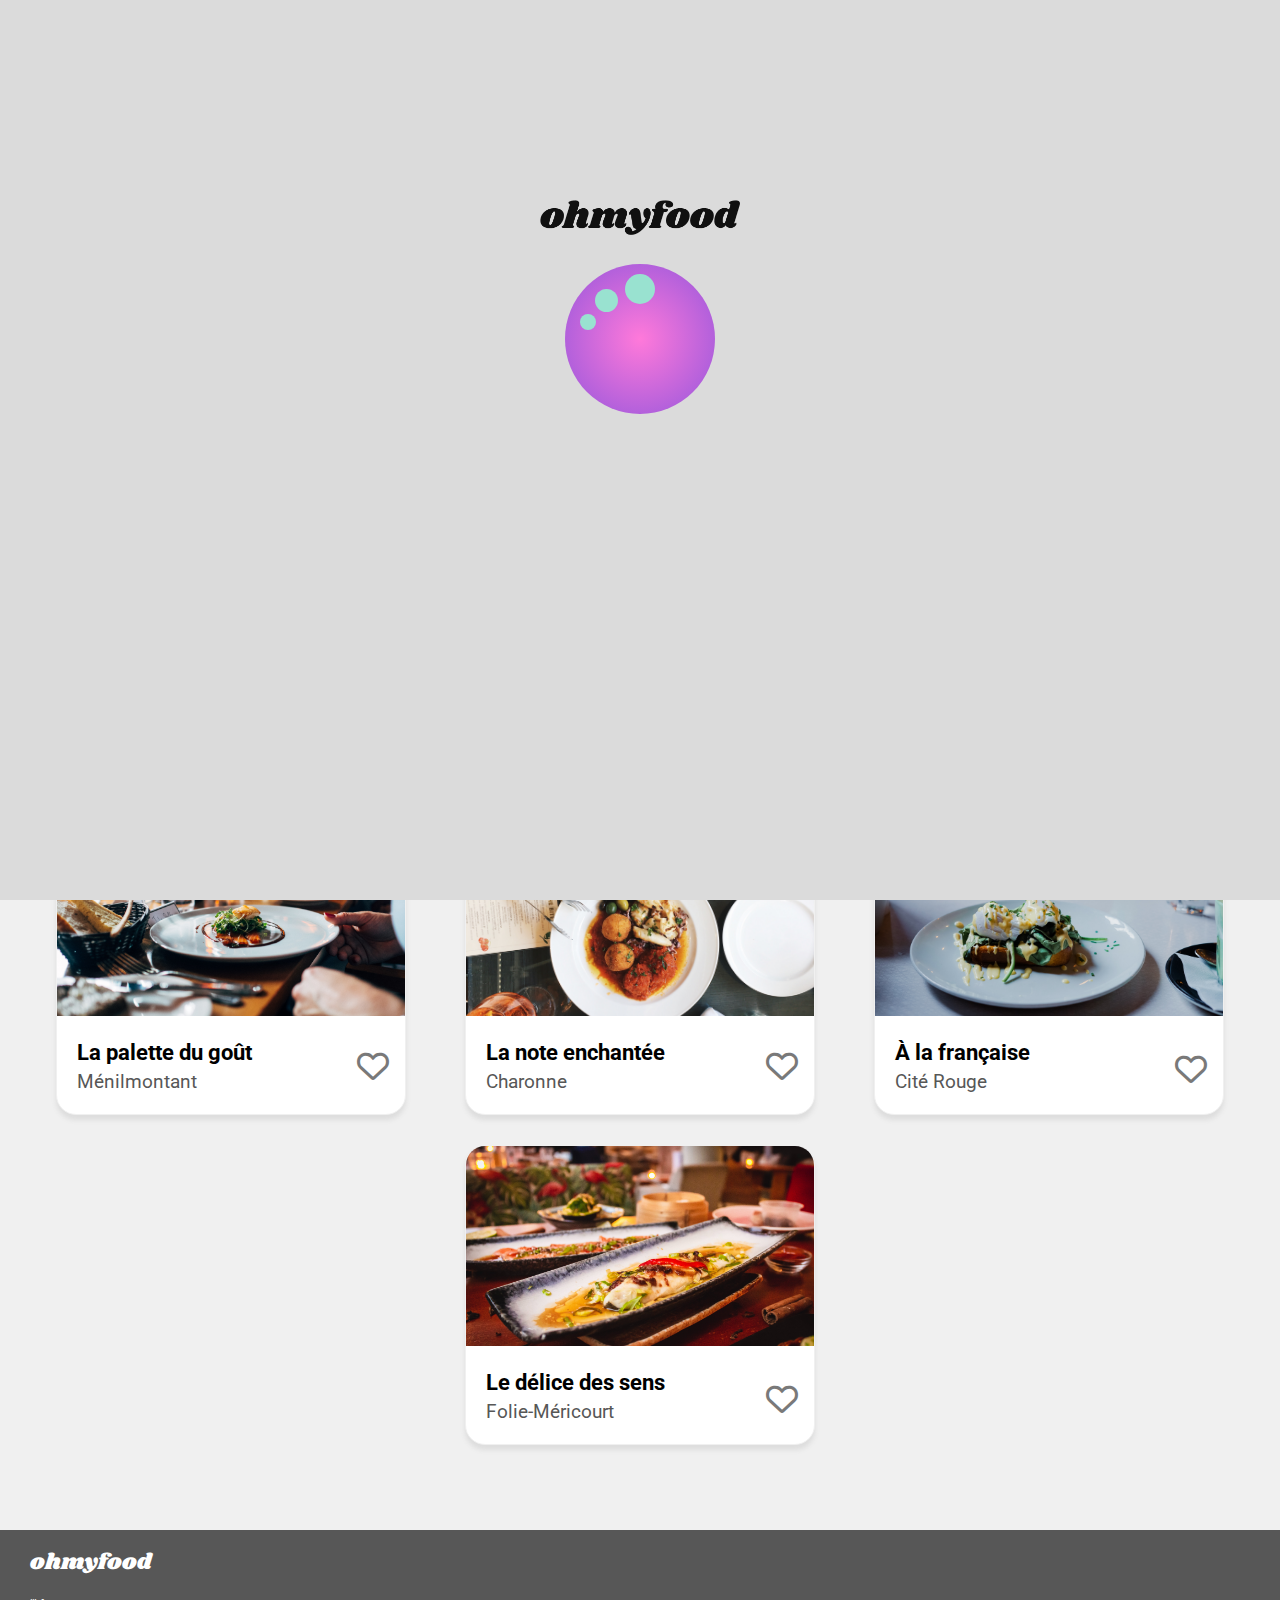
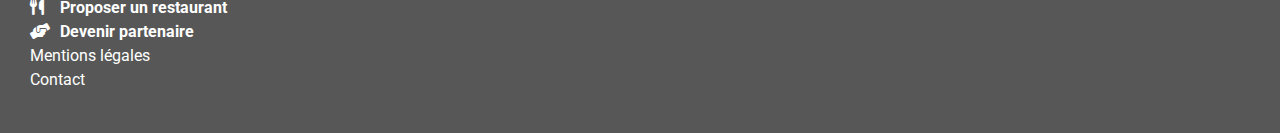
<file: autre ohmyfood/index.html>
<!DOCTYPE html>
<html lang="fr">

<head>
  <meta charset="utf-8" />
  <meta name="description" content="Commandez vos repas avec Ohmyfood !" />
  <meta name="author" content="Christophe Moretto" />
  <meta name="viewport" content="width=device-width, initial-scale=1.0" />
  <link rel="stylesheet" href="https://fonts.googleapis.com/css2?family=Roboto&display=swap">
  <link rel="stylesheet" href="https://fonts.googleapis.com/css2?family=Shrikhand&display=swap">
  <link rel="stylesheet" href="css/normalize.css" />
  <link rel="stylesheet" href="css/styles.css" />
  <title>Ohmyfood</title>
</head>

<body>

  <div class="spinner">
    <div class="loading">
      <div class="loading__logo">
        <img src="assets/logo/ohmyfood.png" alt="logo ohmyfood">
      </div>
      <div class="loading__bg">
        <div class="loading__spinner"></div>
        <div class="loading__spinner__2"></div>
        <div class="loading__spinner__3"></div>
      </div>
    </div>
  </div>

  <!-- ********** HEADER PAGE ACCUEIL ********* -->
  <header>
    <img src="assets/logo/ohmyfood@2x.svg" alt="logo ohmyfood" />
  </header>

  <!-- ******** SECTION GEOLOCALISATION ******* -->
  <main>
    <section class="zone">
      <div class="zone__location">
        <div>
          <i class="fa-solid fa-location-dot fa-lg"></i>
        </div>
        <p>Paris, Belleville</p>
      </div>
      <div class="zone__explore">
        <h1>Réservez le menu qui vous convient</h1>
        <p>Découvrez des restaurants d'exception, séléctionnés par nos soins</p>
        <button>Explorer nos restaurants</button>
      </div>
    </section>

    <!-- ******** SECTION FONCTIONNEMENT ******** -->
    <section class="functioning">
      <h2>Fonctionnement</h2>
      <div class="functioning__bar">
        <div class="functioning__bar__number">
          <p>1</p>
        </div>
        <i class="fa-solid fa-mobile-screen-button fa-lg"></i>
        <p>Choississez un restaurant</p>
      </div>
      <div class="functioning__bar">
        <div class="functioning__bar__number">
          <p>2</p>
        </div>
        <i class="fa-solid fa-list fa-lg"></i>
        <p>Composez votre menu</p>
      </div>
      <div class="functioning__bar">
        <div class="functioning__bar__number">
          <p>3</p>
        </div>
        <i class="fa-solid fa-store fa-lg"></i>
        <p>Dégustez au restaurant</p>
      </div>
    </section>

    <!-- **** SECTION LISTES DES RESTAURANTS **** -->
    <section class="restaurants">
      <h2>Restaurants</h2>
      <div class="restaurants__card">
        <a href="page_1.html">
          <img src="assets/restaurants/jay-wennington-N_Y88TWmGwA-unsplash.jpg" alt="nourriture" />
          <div class="restaurants__card__content">
            <div class="restaurants__card__content__height">
              <h3>La palette du goût</h3>
              <p>Ménilmontant</p>
              <p class="restaurants__new">Nouveau</p>
            </div>
          </div>
        </a>
        <i class="fa-regular fa-heart"></i>
      </div>
      <div class="restaurants__card">
        <a href="page_2.html">
          <img src="assets/restaurants/stil-u2Lp8tXIcjw-unsplash.jpg" alt="nourriture" />
          <div class="restaurants__card__content">
            <div class="restaurants__card__content__height">
              <h3>La note enchantée</h3>
              <p>Charonne</p>
              <p class="restaurants__new">Nouveau</p>
            </div>
          </div>
        </a>
        <i class="fa-regular fa-heart"></i>
      </div>
      <div class="restaurants__card">
        <a href="page_3.html">
          <img src="assets/restaurants/toa-heftiba-DQKerTsQwi0-unsplash.jpg" alt="nourriture" />
          <div class="restaurants__card__content">
            <div>
              <h3>À la française</h3>
              <p>Cité Rouge</p>
            </div>
          </div>
        </a>
        <i class="fa-regular fa-heart"></i>
      </div>
      <div class="restaurants__card">
        <a href="page_4.html">
          <img src="assets/restaurants/louis-hansel-shotsoflouis-qNBGVyOCY8Q-unsplash.jpg" alt="nourriture" />
          <div class="restaurants__card__content">
            <div>
              <h3>Le délice des sens</h3>
              <p>Folie-Méricourt</p>
            </div>
          </div>
        </a>
        <i class="fa-regular fa-heart"></i>
      </div>
    </section>
  </main>

  <!-- **************** FOOTER **************** -->
  <footer class="footer">
    <h4>ohmyfood</h4>
    <ul>
      <li><a href="#"><i class="fa-solid fa-utensils"></i>Proposer un restaurant</a></li>
      <li><a href="#"><i class="fa-solid fa-handshake-angle"></i>Devenir partenaire</a></li>
      <li><a href="#">Mentions légales</a></li>
      <li><a href="mailto:ohmyfood@placeholder.com">Contact</a></li>
    </ul>
  </footer>

</body>

</html>
</file>
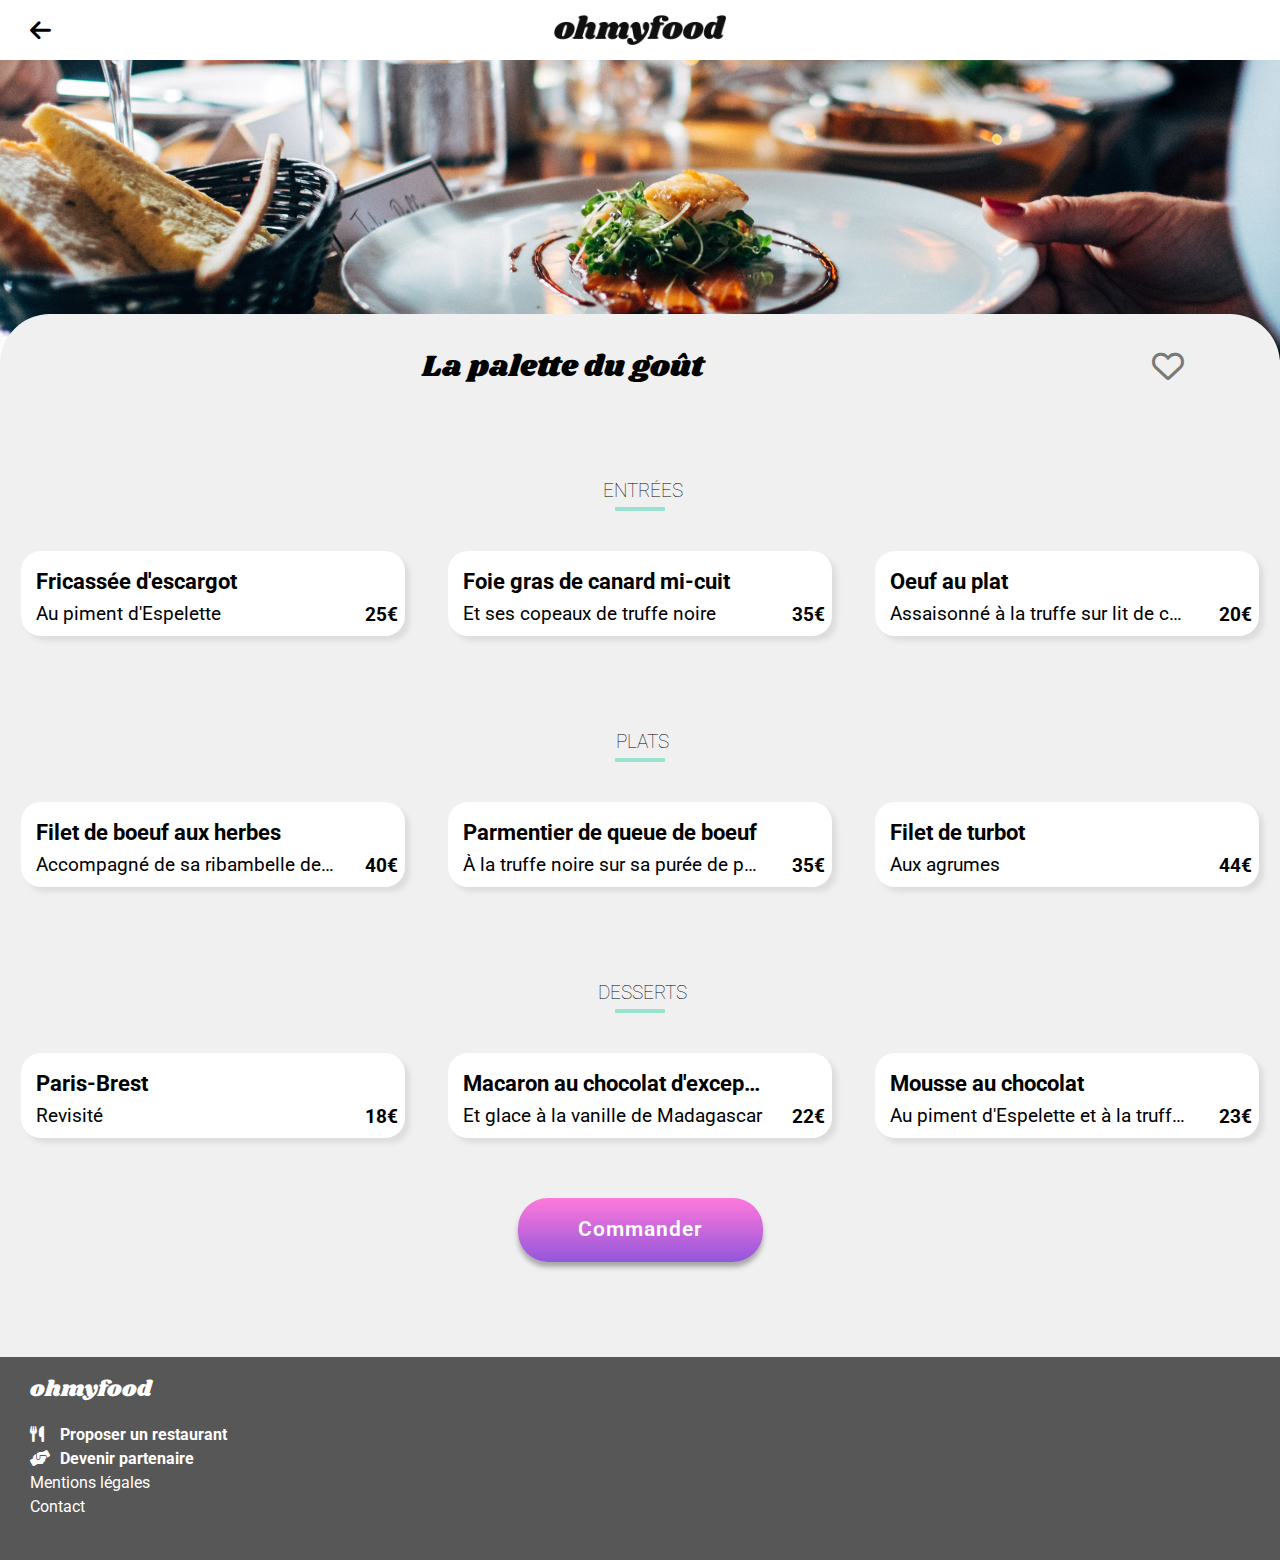
<file: autre ohmyfood/page_1.html>
<!DOCTYPE html>
<html lang="fr">
    <head>
        <meta charset="utf-8"/>
        <meta name="description" content="Commandez vos repas avec Ohmyfood !"/>
        <meta name="author" content="Christophe Moretto"/>
        <meta name="viewport" content="width=device-width, initial-scale=1.0"/>
        
        <!-- <link rel="icon" type="image/png" href=""/> -->
        <link rel="stylesheet" href="https://fonts.googleapis.com/css2?family=Roboto&display=swap">
        <link rel="stylesheet" href="https://fonts.googleapis.com/css2?family=Shrikhand&display=swap">
        <link rel="stylesheet" href="css/normalize.css"/>
        <link rel="stylesheet" href="css/styles.css"/>
        <title>Ohmyfood : La palette du goût</title>
    </head>
    
    <body>
        
        <!-- ************* HEADER PAGE ************** -->
        <header>
            <a href="index.html"><i class="fa-solid fa-arrow-left fa-lg"></i></a>
            <img src="assets/logo/ohmyfood.png" alt="logo ohmyfood"/>
        </header>

        <!-- ************* MENU SECTION ************* -->
        <main class="menu">
            <div>
                <img  class ="menu__img" src="assets/restaurants/jay-wennington-N_Y88TWmGwA-unsplash.jpg" alt="nourriture"/>
            </div>    
            <div class="menu__container">
                <section class="menu__title">
                    <h1>La palette du goût</h1>
                    <i class="fa-regular fa-heart fa-lg"></i>
                </section>
                <section class="menu__list">
                    <h2>entrées</h2>
                    <hr>
                    <div class="menu__list__container">
                        <div class="menu__list__card">
                            <div class="menu__list__card__content">
                                <h3>Fricassée d'escargot</h3>
                                <p>Au piment d'Espelette</p>
                            </div>
                            <p class="menu__list__card__number">25€</p>
                            <div class="validation"><i class="fa-solid fa-circle-check"></i></div>
                        </div>
                        <div class="menu__list__card">
                            <div class="menu__list__card__content">
                                <h3>Foie gras de canard mi-cuit</h3>
                                <p>Et ses copeaux de truffe noire</p>
                            </div>
                            <p class="menu__list__card__number">35€</p>
                            <div class="validation"><i class="fa-solid fa-circle-check"></i></div>
                        </div>
                        <div class="menu__list__card">
                            <div class="menu__list__card__content">
                                <h3>Oeuf au plat</h3>
                                <p>Assaisonné à la truffe sur lit de caviar</p>
                            </div>
                            <p class="menu__list__card__number">20€</p>
                            <div class="validation"><i class="fa-solid fa-circle-check"></i></div>
                        </div>
                    </div>  
                </section>

                <section class="menu__list">
                    <h2>plats</h2>
                    <hr>
                    <div class="menu__list__container">
                        <div class="menu__list__card">
                            <div class="menu__list__card__content">
                                <h3>Filet de boeuf aux herbes</h3>
                                <p>Accompagné de sa ribambelle de légumes</p>
                            </div>
                            <p class="menu__list__card__number">40€</p>
                            <div class="validation"><i class="fa-solid fa-circle-check"></i></div>
                        </div>
                        <div class="menu__list__card">
                            <div class="menu__list__card__content">
                                <h3>Parmentier de queue de boeuf</h3>
                                <p>À la truffe noire sur sa purée de panais</p>
                            </div>
                            <p class="menu__list__card__number">35€</p>
                            <div class="validation"><i class="fa-solid fa-circle-check"></i></div>
                        </div>
                        <div class="menu__list__card">
                            <div class="menu__list__card__content">
                                <h3>Filet de turbot</h3>
                                <p>Aux agrumes</p>
                            </div>
                            <p class="menu__list__card__number">44€</p>
                            <div class="validation"><i class="fa-solid fa-circle-check"></i></div>
                        </div>
                    </div>
                </section>

                <section class="menu__list">
                    <h2>desserts</h2>
                    <hr>
                    <div class="menu__list__container">
                        <div class="menu__list__card">
                            <div class="menu__list__card__content">
                                <h3>Paris-Brest</h3>
                                <p>Revisité</p>
                            </div>
                            <p class="menu__list__card__number">18€</p>
                            <div class="validation"><i class="fa-solid fa-circle-check"></i></div>
                        </div>
                        <div class="menu__list__card">
                            <div class="menu__list__card__content">
                                <h3>Macaron au chocolat d'exception</h3>
                                <p>Et glace à la vanille de Madagascar</p>
                            </div>
                            <p class="menu__list__card__number">22€</p>
                            <div class="validation"><i class="fa-solid fa-circle-check"></i></div>
                        </div>
                        <div class="menu__list__card">
                            <div class="menu__list__card__content">
                                <h3>Mousse au chocolat</h3>
                                <p>Au piment d'Espelette et à la truffe noire</p>
                            </div>
                            <p class="menu__list__card__number">23€</p>
                            <div class="validation"><i class="fa-solid fa-circle-check"></i></div>
                        </div>
                    </div>
                </section>
            </div>    
            <div class="menu__button">
                <button class="menu__button__size">Commander</button>
            </div>

        </main>

        <!-- **************** FOOTER ****************  -->
        <footer class="footer">
            <h4>ohmyfood</h4>
            <ul>
                <li><a href="#"><i class="fa-solid fa-utensils"></i>Proposer un restaurant</a></li>
                <li><a href="#"><i class="fa-solid fa-handshake-angle"></i>Devenir partenaire</a></li>
                <li><a href="#">Mentions légales</a></li>
                <li><a href="mailto:ohmyfood@placeholder.com">Contact</a></li>
            </ul>
        </footer>

    </body>
</html>
</file>
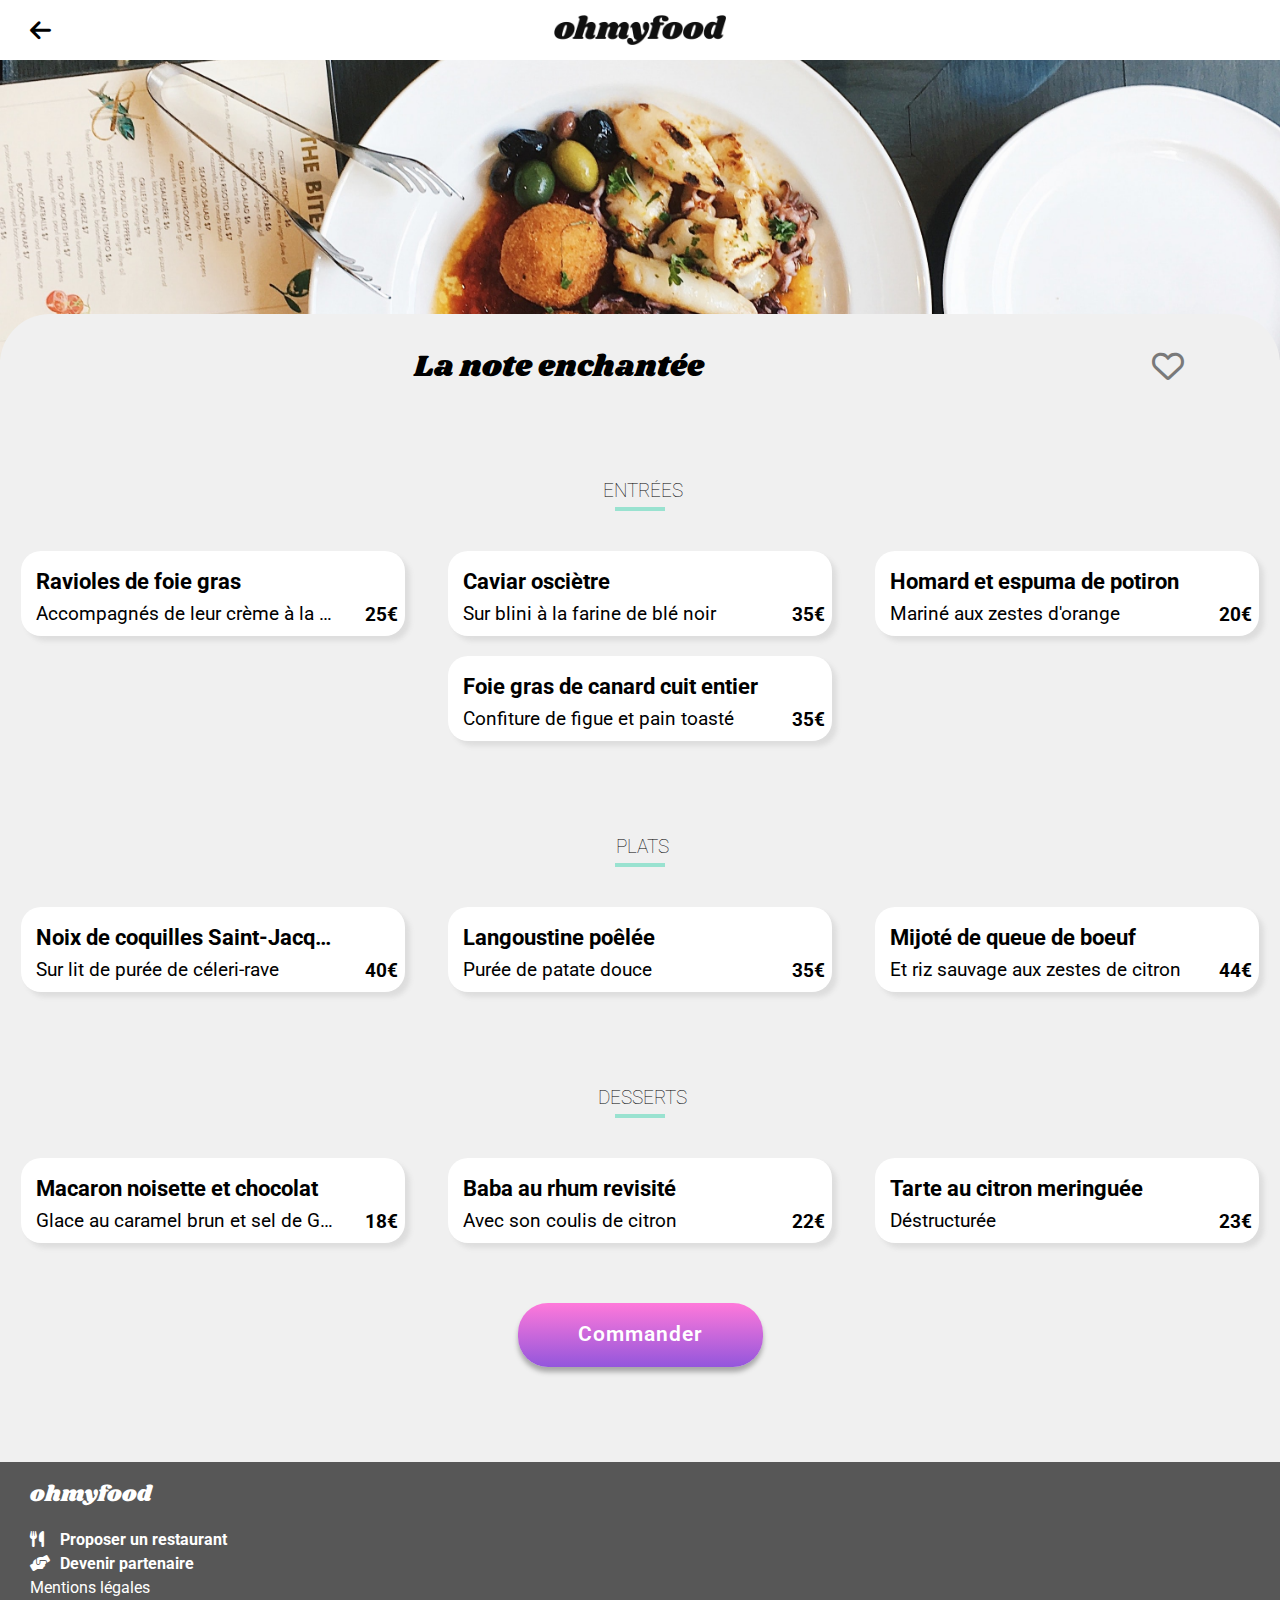
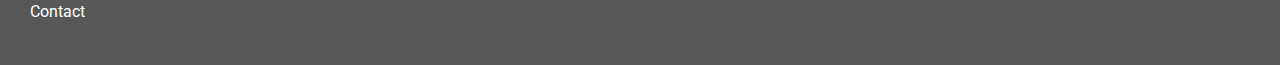
<file: autre ohmyfood/page_2.html>
<!DOCTYPE html>
<html lang="fr">
    <head>
        <meta charset="utf-8"/>
        <meta name="description" content="Commandez vos repas avec Ohmyfood !"/>
        <meta name="author" content="Christophe Moretto"/>
        <meta name="viewport" content="width=device-width, initial-scale=1.0"/>
        
        <!-- <link rel="icon" type="image/png" href=""/> -->
        <link rel="stylesheet" href="https://fonts.googleapis.com/css2?family=Roboto&display=swap">
        <link rel="stylesheet" href="https://fonts.googleapis.com/css2?family=Shrikhand&display=swap">
        <link rel="stylesheet" href="css/normalize.css"/>
        <link rel="stylesheet" href="css/styles.css"/>
        <title>Ohmyfood : La note enchantée</title>
    </head>
    
    <body>
        
        <!-- ************* HEADER PAGE ************** -->
        <header>
            <a href="index.html"><i class="fa-solid fa-arrow-left fa-lg"></i></a>
            <img src="assets/logo/ohmyfood.png" alt="logo ohmyfood"/>
        </header>

        <!-- ************* MENU SECTION ************* -->
        <main class="menu">
            <div>
                <img  class ="menu__img" src="assets/restaurants/stil-u2Lp8tXIcjw-unsplash.jpg" alt="nourriture"/>
            </div>    
            <div class="menu__container">
                <section class="menu__title">
                    <h1>La note enchantée</h1>
                    <i class="fa-regular fa-heart fa-lg"></i>
                </section>
                <section class="menu__list">
                    <h2>entrées</h2>
                    <hr>
                    <div class="menu__list__container">
                        <div class="menu__list__card">
                            <div class="menu__list__card__content">
                                <h3>Ravioles de foie gras</h3>
                                <p>Accompagnés de leur crème à la truffe</p>
                            </div>
                            <p class="menu__list__card__number">25€</p>
                            <div class="validation"><i class="fa-solid fa-circle-check"></i></div>
                        </div>
                        <div class="menu__list__card">
                            <div class="menu__list__card__content">
                                <h3>Caviar osciètre</h3>
                                <p>Sur blini à la farine de blé noir</p>
                            </div>
                            <p class="menu__list__card__number">35€</p>
                            <div class="validation"><i class="fa-solid fa-circle-check"></i></div>
                        </div>
                        <div class="menu__list__card">
                            <div class="menu__list__card__content">
                                <h3>Homard et espuma de potiron</h3>
                                <p>Mariné aux zestes d'orange</p>
                            </div>
                            <p class="menu__list__card__number">20€</p>
                            <div class="validation"><i class="fa-solid fa-circle-check"></i></div>
                        </div>
                        <div class="menu__list__card">
                            <div class="menu__list__card__content">
                                <h3>Foie gras de canard cuit entier</h3>
                                <p>Confiture de figue et pain toasté</p>
                            </div>
                            <p class="menu__list__card__number">35€</p>
                            <div class="validation"><i class="fa-solid fa-circle-check"></i></div>
                        </div>
                    </div>  
                </section>

                <section class="menu__list">
                    <h2>plats</h2>
                    <hr>
                    <div class="menu__list__container">
                        <div class="menu__list__card">
                            <div class="menu__list__card__content">
                                <h3>Noix de coquilles Saint-Jacques</h3>
                                <p>Sur lit de purée de céleri-rave</p>
                            </div>
                            <p class="menu__list__card__number">40€</p>
                            <div class="validation"><i class="fa-solid fa-circle-check"></i></div>
                        </div>
                        <div class="menu__list__card">
                            <div class="menu__list__card__content">
                                <h3>Langoustine poêlée</h3>
                                <p>Purée de patate douce</p>
                            </div>
                            <p class="menu__list__card__number">35€</p>
                            <div class="validation"><i class="fa-solid fa-circle-check"></i></div>
                        </div>
                        <div class="menu__list__card">
                            <div class="menu__list__card__content">
                                <h3>Mijoté de queue de boeuf</h3>
                                <p>Et riz sauvage aux zestes de citron</p>
                            </div>
                            <p class="menu__list__card__number">44€</p>
                            <div class="validation"><i class="fa-solid fa-circle-check"></i></div>
                        </div>
                    </div>
                </section>

                <section class="menu__list">
                    <h2>desserts</h2>
                    <hr>
                    <div class="menu__list__container">
                        <div class="menu__list__card">
                            <div class="menu__list__card__content">
                                <h3>Macaron noisette et chocolat</h3>
                                <p>Glace au caramel brun et sel de Guérande</p>
                            </div>
                            <p class="menu__list__card__number">18€</p>
                            <div class="validation"><i class="fa-solid fa-circle-check"></i></div>
                        </div>
                        <div class="menu__list__card">
                            <div class="menu__list__card__content">
                                <h3>Baba au rhum revisité</h3>
                                <p>Avec son coulis de citron</p>
                            </div>
                            <p class="menu__list__card__number">22€</p>
                            <div class="validation"><i class="fa-solid fa-circle-check"></i></div>
                        </div>
                        <div class="menu__list__card">
                            <div class="menu__list__card__content">
                                <h3>Tarte au citron meringuée</h3>
                                <p>Déstructurée</p>
                            </div>
                            <p class="menu__list__card__number">23€</p>
                            <div class="validation"><i class="fa-solid fa-circle-check"></i></div>
                        </div>
                    </div>
                </section>
            </div>    
            <div class="menu__button">
                <button class="menu__button__size">Commander</button>
            </div>

        </main>

        <!-- **************** FOOTER ****************  -->
        <footer class="footer">
            <h4>ohmyfood</h4>
            <ul>
                <li><a href="#"><i class="fa-solid fa-utensils"></i>Proposer un restaurant</a></li>
                <li><a href="#"><i class="fa-solid fa-handshake-angle"></i>Devenir partenaire</a></li>
                <li><a href="#">Mentions légales</a></li>
                <li><a href="mailto:ohmyfood@placeholder.com">Contact</a></li>
            </ul>
        </footer>

    </body>
</html>
</file>
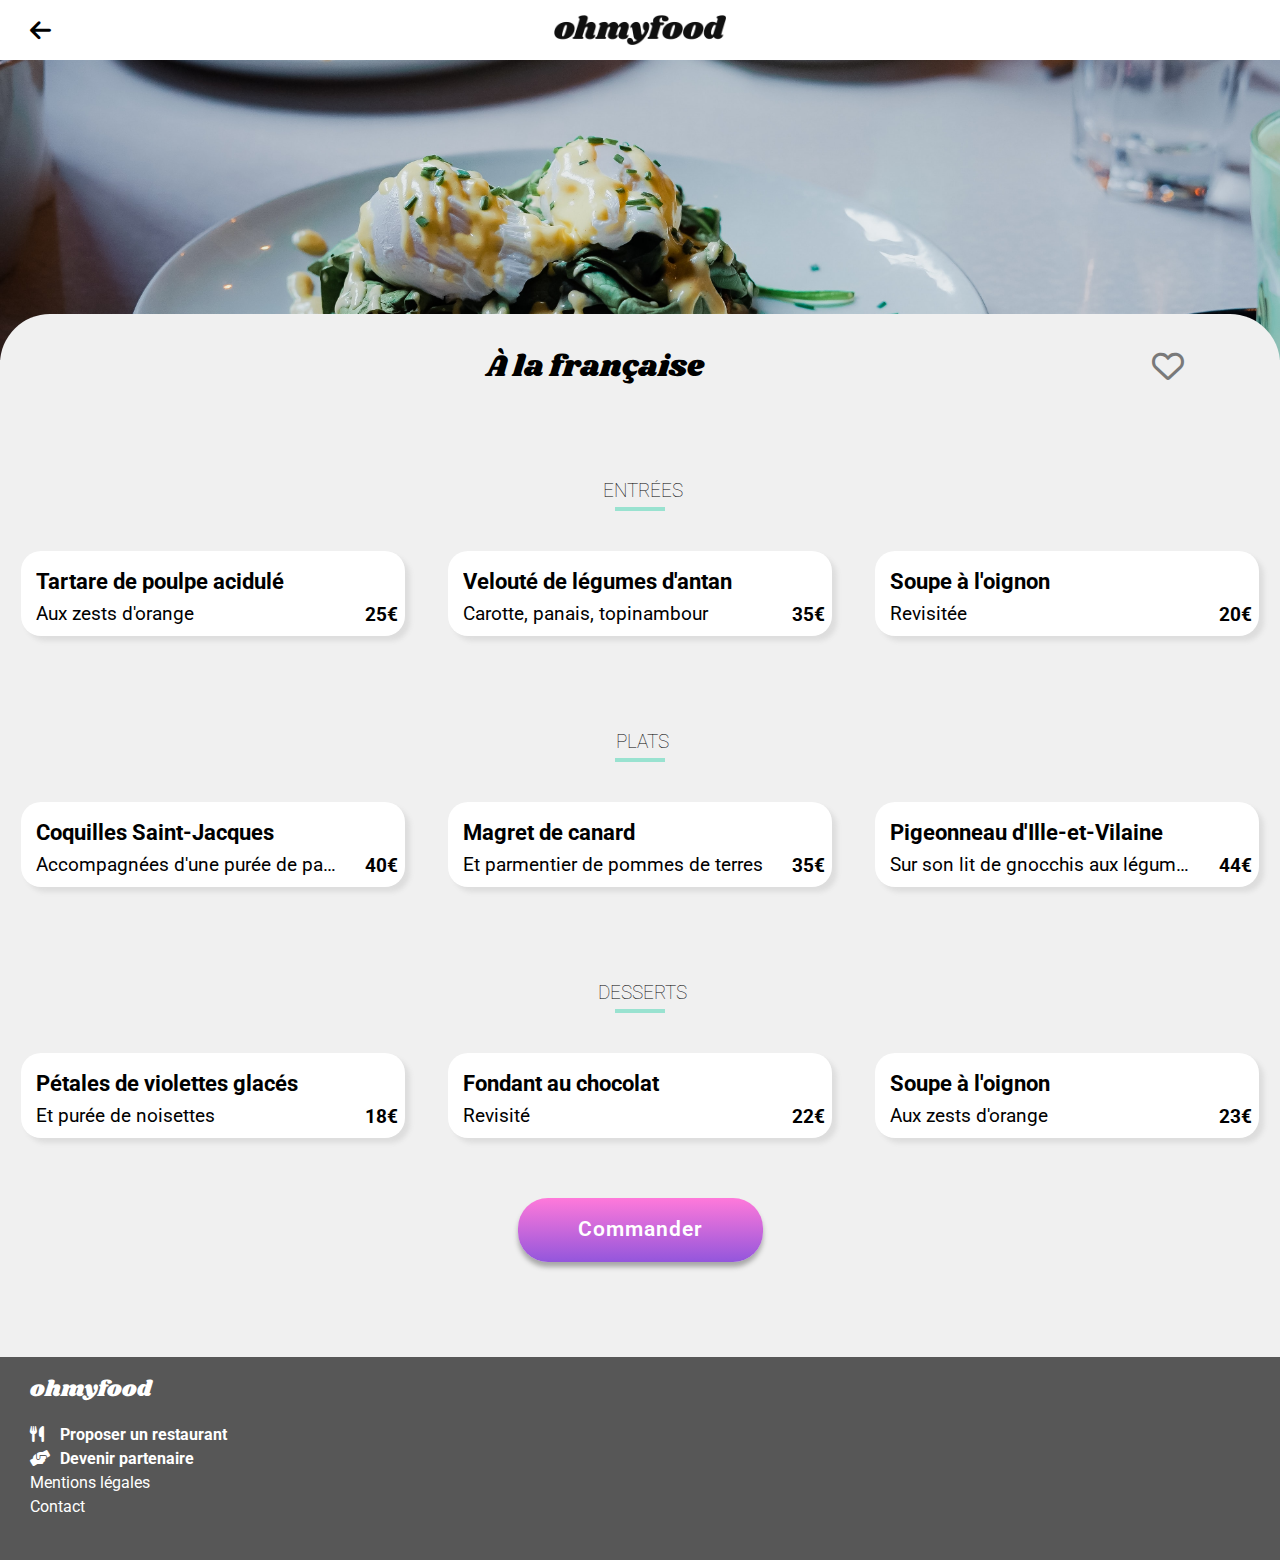
<file: autre ohmyfood/page_3.html>
<!DOCTYPE html>
<html lang="fr">
    <head>
        <meta charset="utf-8"/>
        <meta name="description" content="Commandez vos repas avec Ohmyfood !"/>
        <meta name="author" content="Christophe Moretto"/>
        <meta name="viewport" content="width=device-width, initial-scale=1.0"/>
        
        <!-- <link rel="icon" type="image/png" href=""/> -->
        <link rel="stylesheet" href="https://fonts.googleapis.com/css2?family=Roboto&display=swap">
        <link rel="stylesheet" href="https://fonts.googleapis.com/css2?family=Shrikhand&display=swap">
        <link rel="stylesheet" href="css/normalize.css"/>
        <link rel="stylesheet" href="css/styles.css"/>
        <title>Ohmyfood : À la française</title>
    </head>
    
    <body>
        
        <!-- ************* HEADER PAGE ************** -->
        <header>
            <a href="index.html"><i class="fa-solid fa-arrow-left fa-lg"></i></a>
            <img src="assets/logo/ohmyfood.png" alt="logo ohmyfood"/>
        </header>

        <!-- ************* MENU SECTION ************* -->
        <main class="menu">
            <div>
                <img  class ="menu__img" src="assets/restaurants/toa-heftiba-DQKerTsQwi0-unsplash.jpg" alt="nourriture"/>
            </div>    
            <div class="menu__container">
                <section class="menu__title">
                    <h1>À la française</h1>
                    <i class="fa-regular fa-heart fa-lg"></i>
                </section>
                <section class="menu__list">
                    <h2>entrées</h2>
                    <hr>
                    <div class="menu__list__container">
                        <div class="menu__list__card">
                            <div class="menu__list__card__content">
                                <h3>Tartare de poulpe acidulé</h3>
                                <p>Aux zests d'orange</p>
                            </div>
                            <p class="menu__list__card__number">25€</p>
                            <div class="validation"><i class="fa-solid fa-circle-check"></i></div>
                        </div>
                        <div class="menu__list__card">
                            <div class="menu__list__card__content">
                                <h3>Velouté de légumes d'antan</h3>
                                <p>Carotte, panais, topinambour</p>
                            </div>
                            <p class="menu__list__card__number">35€</p>
                            <div class="validation"><i class="fa-solid fa-circle-check"></i></div>
                        </div>
                        <div class="menu__list__card">
                            <div class="menu__list__card__content">
                                <h3>Soupe à l'oignon</h3>
                                <p>Revisitée</p>
                            </div>
                            <p class="menu__list__card__number">20€</p>
                            <div class="validation"><i class="fa-solid fa-circle-check"></i></div>
                        </div>
                    </div>  
                </section>

                <section class="menu__list">
                    <h2>plats</h2>
                    <hr>
                    <div class="menu__list__container">
                        <div class="menu__list__card">
                            <div class="menu__list__card__content">
                                <h3>Coquilles Saint-Jacques</h3>
                                <p>Accompagnées d'une purée de panais</p>
                                <div class="validation"><i class="fa-solid fa-circle-check"></i></div>
                            </div>
                            <p class="menu__list__card__number">40€</p>
                            <div class="validation"><i class="fa-solid fa-circle-check"></i></div>
                        </div>
                        <div class="menu__list__card">
                            <div class="menu__list__card__content">
                                <h3>Magret de canard</h3>
                                <p>Et parmentier de pommes de terres</p>
                            </div>
                            <p class="menu__list__card__number">35€</p>
                            <div class="validation"><i class="fa-solid fa-circle-check"></i></div>
                        </div>
                        <div class="menu__list__card">
                            <div class="menu__list__card__content">
                                <h3>Pigeonneau d'Ille-et-Vilaine</h3>
                                <p>Sur son lit de gnocchis aux légumes</p>
                            </div>
                            <p class="menu__list__card__number">44€</p>
                            <div class="validation"><i class="fa-solid fa-circle-check"></i></div>
                        </div>
                    </div>
                </section>

                <section class="menu__list">
                    <h2>desserts</h2>
                    <hr>
                    <div class="menu__list__container">
                        <div class="menu__list__card">
                            <div class="menu__list__card__content">
                                <h3>Pétales de violettes glacés</h3>
                                <p>Et purée de noisettes</p>
                            </div>
                            <p class="menu__list__card__number">18€</p>
                            <div class="validation"><i class="fa-solid fa-circle-check"></i></div>
                        </div>
                        <div class="menu__list__card">
                            <div class="menu__list__card__content">
                                <h3>Fondant au chocolat</h3>
                                <p>Revisité</p>
                            </div>
                            <p class="menu__list__card__number">22€</p>
                            <div class="validation"><i class="fa-solid fa-circle-check"></i></div>
                        </div>
                        <div class="menu__list__card">
                            <div class="menu__list__card__content">
                                <h3>Soupe à l'oignon</h3>
                                <p>Aux zests d'orange</p>
                            </div>
                            <p class="menu__list__card__number">23€</p>
                            <div class="validation"><i class="fa-solid fa-circle-check"></i></div>
                        </div>
                    </div>
                </section>
            </div>    
            <div class="menu__button">
                <button class="menu__button__size">Commander</button>
            </div>

        </main>

        <!-- **************** FOOTER ****************  -->
        <footer class="footer">
            <h4>ohmyfood</h4>
            <ul>
                <li><a href="#"><i class="fa-solid fa-utensils"></i>Proposer un restaurant</a></li>
                <li><a href="#"><i class="fa-solid fa-handshake-angle"></i>Devenir partenaire</a></li>
                <li><a href="#">Mentions légales</a></li>
                <li><a href="mailto:ohmyfood@placeholder.com">Contact</a></li>
            </ul>
        </footer>

    </body>
</html>
</file>
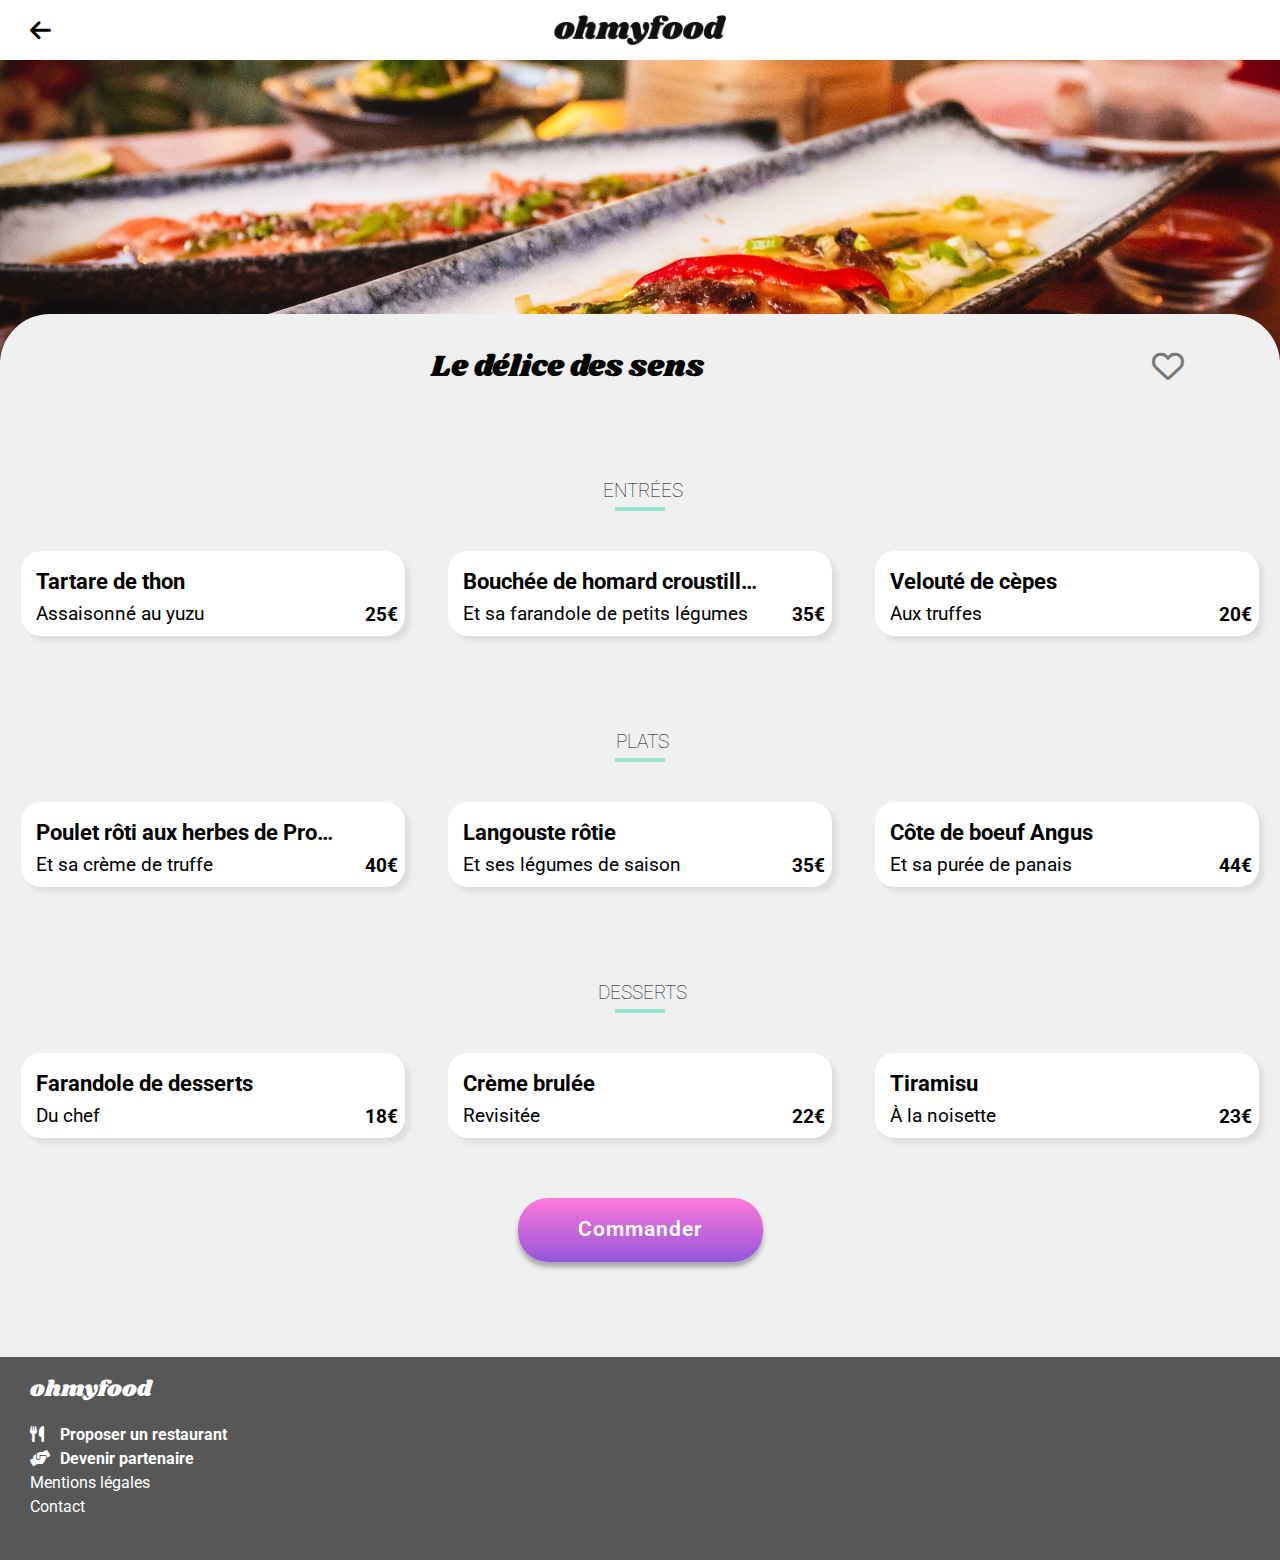
<file: autre ohmyfood/page_4.html>
<!DOCTYPE html>
<html lang="fr">
    <head>
        <meta charset="utf-8"/>
        <meta name="description" content="Commandez vos repas avec Ohmyfood !"/>
        <meta name="author" content="Christophe Moretto"/>
        <meta name="viewport" content="width=device-width, initial-scale=1.0"/>
        
        <!-- <link rel="icon" type="image/png" href=""/> -->
        <link rel="stylesheet" href="https://fonts.googleapis.com/css2?family=Roboto&display=swap">
        <link rel="stylesheet" href="https://fonts.googleapis.com/css2?family=Shrikhand&display=swap">
        <link rel="stylesheet" href="css/normalize.css"/>
        <link rel="stylesheet" href="css/styles.css"/>
        <title>Ohmyfood : Le délice des sens</title>
    </head>
    
    <body>
        
        <!-- ************* HEADER PAGE ************** -->
        <header>
            <a href="index.html"><i class="fa-solid fa-arrow-left fa-lg"></i></a>
            <img src="assets/logo/ohmyfood.png" alt="logo ohmyfood"/>
        </header>

        <!-- ************* MENU SECTION ************* -->
        <main class="menu">
            <div>
                <img  class ="menu__img" src="assets/restaurants/louis-hansel-shotsoflouis-qNBGVyOCY8Q-unsplash.jpg" alt="nourriture"/>
            </div>    
            <div class="menu__container">
                <section class="menu__title">
                    <h1>Le délice des sens</h1>
                    <i class="fa-regular fa-heart fa-lg"></i>
                </section>
                <section class="menu__list">
                    <h2>entrées</h2>
                    <hr>
                    <div class="menu__list__container">
                        <div class="menu__list__card">
                            <div class="menu__list__card__content">
                                <h3>Tartare de thon</h3>
                                <p>Assaisonné au yuzu</p>
                            </div>
                            <p class="menu__list__card__number">25€</p>
                            <div class="validation"><i class="fa-solid fa-circle-check"></i></div>
                        </div>
                        <div class="menu__list__card">
                            <div class="menu__list__card__content">
                                <h3>Bouchée de homard croustillant</h3>
                                <p>Et sa farandole de petits légumes</p>
                            </div>
                            <p class="menu__list__card__number">35€</p>
                            <div class="validation"><i class="fa-solid fa-circle-check"></i></div>
                        </div>
                        <div class="menu__list__card">
                            <div class="menu__list__card__content">
                                <h3>Velouté de cèpes</h3>
                                <p>Aux truffes</p>
                            </div>
                            <p class="menu__list__card__number">20€</p>
                            <div class="validation"><i class="fa-solid fa-circle-check"></i></div>
                        </div>
                    </div>  
                </section>

                <section class="menu__list">
                    <h2>plats</h2>
                    <hr>
                    <div class="menu__list__container">
                        <div class="menu__list__card">
                            <div class="menu__list__card__content">
                                <h3>Poulet rôti aux herbes de Provence</h3>
                                <p>Et sa crème de truffe</p>
                            </div>
                            <p class="menu__list__card__number">40€</p>
                            <div class="validation"><i class="fa-solid fa-circle-check"></i></div>
                        </div>
                        <div class="menu__list__card">
                            <div class="menu__list__card__content">
                                <h3>Langouste rôtie</h3>
                                <p>Et ses légumes de saison</p>
                            </div>
                            <p class="menu__list__card__number">35€</p>
                            <div class="validation"><i class="fa-solid fa-circle-check"></i></div>
                        </div>
                        <div class="menu__list__card">
                            <div class="menu__list__card__content">
                                <h3>Côte de boeuf Angus</h3>
                                <p>Et sa purée de panais</p>
                            </div>
                            <p class="menu__list__card__number">44€</p>
                            <div class="validation"><i class="fa-solid fa-circle-check"></i></div>
                        </div>
                    </div>
                </section>

                <section class="menu__list">
                    <h2>desserts</h2>
                    <hr>
                    <div class="menu__list__container">
                        <div class="menu__list__card">
                            <div class="menu__list__card__content">
                                <h3>Farandole de desserts</h3>
                                <p>Du chef</p>
                            </div>
                            <p class="menu__list__card__number">18€</p>
                            <div class="validation"><i class="fa-solid fa-circle-check"></i></div>
                        </div>
                        <div class="menu__list__card">
                            <div class="menu__list__card__content">
                                <h3>Crème brulée</h3>
                                <p>Revisitée</p>
                            </div>
                            <p class="menu__list__card__number">22€</p>
                            <div class="validation"><i class="fa-solid fa-circle-check"></i></div>
                        </div>
                        <div class="menu__list__card">
                            <div class="menu__list__card__content">
                                <h3>Tiramisu</h3>
                                <p>À la noisette</p>
                            </div>
                            <p class="menu__list__card__number">23€</p>
                            <div class="validation"><i class="fa-solid fa-circle-check"></i></div>
                        </div>
                    </div>
                </section>
            </div>    
            <div class="menu__button">
                <button class="menu__button__size">Commander</button>
            </div>

        </main>

        <!-- **************** FOOTER ****************  -->
        <footer class="footer">
            <h4>ohmyfood</h4>
            <ul>
                <li><a href="#"><i class="fa-solid fa-utensils"></i>Proposer un restaurant</a></li>
                <li><a href="#"><i class="fa-solid fa-handshake-angle"></i>Devenir partenaire</a></li>
                <li><a href="#">Mentions légales</a></li>
                <li><a href="mailto:ohmyfood@placeholder.com">Contact</a></li>
            </ul>
        </footer>

    </body>
</html>
</file>
<file: autre ohmyfood/css/styles.css>
@import url(https://cdnjs.cloudflare.com/ajax/libs/font-awesome/6.0.0/css/all.min.css);
*, *::after, *::before {
  box-sizing: inherit;
}

html {
  box-sizing: border-box;
}

body {
  font-family: "Roboto", sans-serif;
}

.spinner {
  background: #dbdbdb;
  width: 100%;
  height: 100%;
  position: fixed;
  z-index: 100;
  -webkit-animation: loadscreen 3s forwards;
          animation: loadscreen 3s forwards;
}

@-webkit-keyframes loadscreen {
  0%, 50% {
    opacity: 1;
  }
  100% {
    opacity: 0;
    z-index: -1;
  }
}

@keyframes loadscreen {
  0%, 50% {
    opacity: 1;
  }
  100% {
    opacity: 0;
    z-index: -1;
  }
}
.loading {
  display: flex;
  flex-wrap: wrap;
  justify-content: space-around;
}
.loading__logo {
  width: 100%;
  margin: 200px 0 25px;
  text-align: center;
}
.loading__logo img {
  width: 200px;
}
.loading__bg {
  width: 150px;
  height: 150px;
  background: radial-gradient(#FF79DA, #9356DC);
  border-radius: 50%;
}
.loading__bg .loading__spinner {
  width: 30px;
  height: 30px;
  background-color: #99E2D0;
  border-radius: 50%;
  position: relative;
  top: 10px;
  right: -60px;
  transform-origin: 15px 65px;
  -webkit-animation-name: spinner;
          animation-name: spinner;
  -webkit-animation-duration: 1200ms;
          animation-duration: 1200ms;
  -webkit-animation-iteration-count: infinite;
          animation-iteration-count: infinite;
  -webkit-animation-timing-function: cubic-bezier(0.48, 0.02, 0.37, 1);
          animation-timing-function: cubic-bezier(0.48, 0.02, 0.37, 1);
}
.loading__bg .loading__spinner__2 {
  width: 23px;
  height: 23px;
  background-color: #99E2D0;
  border-radius: 50%;
  position: relative;
  top: -5px;
  right: -30px;
  transform-origin: 45px 50px;
  -webkit-animation-name: spinner;
          animation-name: spinner;
  -webkit-animation-duration: 1200ms;
          animation-duration: 1200ms;
  -webkit-animation-iteration-count: infinite;
          animation-iteration-count: infinite;
  -webkit-animation-timing-function: cubic-bezier(0.48, 0.02, 0.37, 1);
          animation-timing-function: cubic-bezier(0.48, 0.02, 0.37, 1);
}
.loading__bg .loading__spinner__3 {
  width: 16px;
  height: 16px;
  background-color: #99E2D0;
  border-radius: 50%;
  position: relative;
  top: -3px;
  right: -15px;
  transform-origin: 60px 26px;
  -webkit-animation-name: spinner;
          animation-name: spinner;
  -webkit-animation-duration: 1200ms;
          animation-duration: 1200ms;
  -webkit-animation-iteration-count: infinite;
          animation-iteration-count: infinite;
  -webkit-animation-timing-function: cubic-bezier(0.48, 0.02, 0.37, 1);
          animation-timing-function: cubic-bezier(0.48, 0.02, 0.37, 1);
}

@-webkit-keyframes spinner {
  from {
    transform: rotate(0deg);
  }
  to {
    transform: rotate(360deg);
  }
}

@keyframes spinner {
  from {
    transform: rotate(0deg);
  }
  to {
    transform: rotate(360deg);
  }
}
/* ---------- HEADER PAGE ACCUEIL ----------- */
header {
  display: flex;
  justify-content: center;
  align-items: center;
  width: 100%;
  height: 60px;
  background-color: #fff;
  position: fixed;
  z-index: 10;
}
header img {
  height: 30px;
}

/* --------- SECTION GEOLOCALISATION -------- */
.zone {
  display: flex;
  flex-direction: column;
}
.zone__location {
  display: flex;
  background-color: #d6d6d6;
  height: 60px;
  font-weight: bold;
  margin-top: 60px;
  box-shadow: inset 0 5px 5px #9c9c9c;
}
.zone__location div {
  width: 41%;
  padding-right: 20px;
  align-self: center;
  text-align: end;
}
.zone__location p {
  font-size: 1.1em;
  width: 59%;
}
.zone__explore {
  background-color: #f0f0f0;
  text-align: center;
}
.zone__explore h1 {
  margin: 50px 15% 15px;
  font-size: 1.8em;
}
.zone__explore p {
  margin: 10px 5% 35px;
  font-size: 1.5em;
  color: #575757;
}

/* --------- SECTION FONCTIONNEMENT --------- */
.functioning {
  display: flex;
  flex-direction: column;
  align-items: center;
  margin-top: 55px;
}
.functioning h2 {
  align-self: start;
  margin: 0 0 35px 5%;
}
.functioning__bar {
  display: flex;
  align-items: center;
  width: 90%;
  background-color: #f0f0f0;
  border-radius: 30px;
  margin-bottom: 40px;
  padding: 20px;
  box-shadow: 5px 5px 5px #dddddd;
  position: relative;
  transition: box-shadow 200ms;
}
.functioning__bar:hover {
  background-color: #f9e8fd;
  cursor: pointer;
  box-shadow: 5px 8px 8px #dddddd;
}
.functioning__bar:hover > i {
  color: #9356DC;
}
.functioning__bar__number {
  position: absolute;
  left: -12px;
  color: #fff;
  background-color: #9356DC;
  border-radius: 50%;
  width: 30px;
  height: 30px;
}
.functioning__bar__number p {
  position: absolute;
  left: 9px;
  top: -15px;
  font-weight: 100;
}
.functioning__bar i {
  width: 20%;
  text-align: center;
  color: #929292;
}
.functioning__bar p {
  font-weight: bold;
  font-size: 1.2em;
}

/* ----- SECTION LISTES DES RESTAURANTS ----- */
.restaurants {
  display: flex;
  flex-direction: column;
  align-items: center;
  background-color: #f0f0f0;
  margin-top: 30px;
  padding-bottom: 55px;
}
.restaurants h2 {
  margin: 60px 0 30px 0;
  width: 90%;
}
.restaurants__card {
  width: 350px;
  height: 300px;
  border: solid 1px #f0f0f0;
  border-radius: 20px;
  background-color: #fff;
  margin-bottom: 30px;
  box-shadow: 0 5px 5px #dddddd;
  overflow: hidden;
  transition: box-shadow 300ms;
}
.restaurants__card img {
  -o-object-fit: cover;
     object-fit: cover;
  width: 100%;
  height: 200px;
}
.restaurants__card a {
  text-decoration: none;
  color: #000;
}
.restaurants__card:hover {
  box-shadow: 0 8px 10px #a8a8a8;
}
.restaurants__card .restaurants__new {
  color: #00c060 !important;
  font-weight: 600;
  font-size: 1.1em;
  text-decoration: none;
  background-color: #99E2D0;
  border-radius: 5px;
  width: 110px;
  padding: 8px 5px;
  text-align: center;
  position: relative;
  top: -280px;
  right: -200px;
}
.restaurants__card__content {
  display: flex;
  justify-content: space-between;
  align-items: center;
}
.restaurants__card__content__height {
  height: 90px;
}
.restaurants__card__content h3 {
  margin: 20px 0 5px 20px;
  font-size: 1.4em;
}
.restaurants__card__content p {
  margin: 5px 0 20px 20px;
  font-size: 1.2em;
  color: #575757;
}
.restaurants__card i {
  font-size: 2em;
  color: #797979;
  position: relative;
  top: -60px;
  right: -300px;
}
.restaurants__card i:hover {
  -webkit-animation: liked 2s ease-in-out forwards;
          animation: liked 2s ease-in-out forwards;
  cursor: pointer;
}
.restaurants__card i:active {
  -webkit-animation: liked 2s ease-in-out forwards;
          animation: liked 2s ease-in-out forwards;
}

@-webkit-keyframes liked {
  0% {
    font-weight: lighter;
    color: #9356DC;
    opacity: 1;
  }
  25% {
    font-weight: bold;
    color: #9356DC;
    opacity: 0.3;
  }
  50% {
    color: #9356DC;
    opacity: 0.7;
  }
  75% {
    color: #9356DC;
    opacity: 0.9;
  }
  100% {
    font-weight: bold;
    color: #9356DC;
    opacity: 1;
  }
}

@keyframes liked {
  0% {
    font-weight: lighter;
    color: #9356DC;
    opacity: 1;
  }
  25% {
    font-weight: bold;
    color: #9356DC;
    opacity: 0.3;
  }
  50% {
    color: #9356DC;
    opacity: 0.7;
  }
  75% {
    color: #9356DC;
    opacity: 0.9;
  }
  100% {
    font-weight: bold;
    color: #9356DC;
    opacity: 1;
  }
}
/* ---------- MEDIA QUERIES ----------- */
@media screen and (min-width: 600px) {
  .restaurants {
    display: flex;
    flex-direction: row;
    flex-wrap: wrap;
    justify-content: space-evenly;
  }
  .restaurants__card {
    margin: 0 3px 30px 3px;
  }
  .restaurants h2 {
    text-align: center;
  }
}
@media screen and (min-width: 768px) {
  /* --------- SECTION GEOLOCALISATION -------- */
  .zone__location div {
    width: 45%;
  }
  .zone__location p {
    width: 55%;
  }

  /* --------- SECTION FONCTIONNEMENT --------- */
  .functioning {
    flex-direction: row;
    flex-wrap: wrap;
    justify-content: space-evenly;
  }
  .functioning h2 {
    margin: 0 0 35px 5%;
    width: 90%;
  }
  .functioning__bar {
    width: 40%;
    height: 100px;
  }
  .functioning__bar i {
    margin-right: 20px;
  }

  /* ----- SECTION LISTES DES RESTAURANTS ----- */
  .restaurants {
    display: flex;
    flex-direction: row;
    flex-wrap: wrap;
    justify-content: space-evenly;
  }
  .restaurants__card {
    margin: 0 3px 30px 3px;
  }
  .restaurants h2 {
    text-align: center;
  }
}
@media screen and (min-width: 1024px) {
  /* --------- SECTION GEOLOCALISATION -------- */
  .zone__location div {
    width: 47%;
  }
  .zone__location p {
    width: 53%;
  }

  /* --------- SECTION FONCTIONNEMENT --------- */
  .functioning {
    flex-direction: row;
    flex-wrap: wrap;
    justify-content: space-evenly;
  }
  .functioning h2 {
    margin: 0 0 35px 5%;
    width: 90%;
  }
  .functioning__bar {
    width: 25%;
    height: 100px;
  }
  .functioning__bar i {
    margin-right: 20px;
  }
}
header {
  display: flex;
  justify-content: center;
  align-items: center;
  width: 100%;
  height: 60px;
  background-color: #fff;
  position: fixed;
  z-index: 2;
}
header img {
  height: 30px;
}
header ::before {
  position: absolute;
  left: 30px;
  top: 30px;
  color: #000;
  font-size: 1.2em;
}

@-webkit-keyframes valid-spin {
  from {
    transform: rotate(0deg);
  }
  to {
    transform: rotate(360deg);
  }
}

@keyframes valid-spin {
  from {
    transform: rotate(0deg);
  }
  to {
    transform: rotate(360deg);
  }
}
@-webkit-keyframes menu-appearance {
  0% {
    transform: translateY(20px);
    opacity: 0;
  }
  20% {
    opacity: 0.4;
  }
  50% {
    opacity: 0.7;
  }
  80% {
    opacity: 1;
  }
  100% {
    transform: translateY(-20px);
  }
}
@keyframes menu-appearance {
  0% {
    transform: translateY(20px);
    opacity: 0;
  }
  20% {
    opacity: 0.4;
  }
  50% {
    opacity: 0.7;
  }
  80% {
    opacity: 1;
  }
  100% {
    transform: translateY(-20px);
  }
}
.menu {
  background-color: #f0f0f0;
}
.menu .menu__img {
  width: 100%;
  margin-top: 60px;
  height: 300px;
  -o-object-fit: cover;
     object-fit: cover;
}
.menu__container {
  background-color: #f0f0f0;
  border-radius: 50px 50px;
  position: relative;
  z-index: 1;
  top: -50px;
}
.menu__title {
  display: flex;
  align-items: center;
  justify-content: space-between;
  padding-top: 15px;
}
.menu__title h1 {
  font-family: "shrikhand", sans-serif;
  font-weight: 100;
  margin-left: 30px;
  font-size: 1.9em;
}
.menu__title i {
  font-size: 2em;
  padding-right: 20px;
  color: #797979;
  cursor: pointer;
}
.menu__title i:hover {
  -webkit-animation: liked 2s ease-in-out forwards;
          animation: liked 2s ease-in-out forwards;
}
.menu__title i:active {
  -webkit-animation: liked 2s ease-in-out forwards;
          animation: liked 2s ease-in-out forwards;
}
.menu h2 {
  text-transform: uppercase;
  font-size: 1.2em;
  font-weight: 100;
  margin: 30px 0 0 30px;
  align-self: flex-start;
}
.menu hr {
  width: 50px;
  height: 4px;
  background-color: #99E2D0;
  border: none;
  align-self: flex-start;
  margin: 5px 0 20px 30px;
}
.menu__list {
  display: flex;
  flex-direction: column;
}
.menu__list__container {
  display: flex;
  flex-direction: column;
  align-items: center;
  margin-top: 20px;
}
.menu__list__container .menu__list__card:nth-child(1) {
  -webkit-animation: menu-appearance 1s ease-in-out both 0.4s;
          animation: menu-appearance 1s ease-in-out both 0.4s;
}
.menu__list__container .menu__list__card:nth-child(2) {
  -webkit-animation: menu-appearance 1s ease-in-out both 0.6s;
          animation: menu-appearance 1s ease-in-out both 0.6s;
}
.menu__list__container .menu__list__card:nth-child(3) {
  -webkit-animation: menu-appearance 1s ease-in-out both 0.8s;
          animation: menu-appearance 1s ease-in-out both 0.8s;
}
.menu__list__container .menu__list__card:nth-child(4) {
  -webkit-animation: menu-appearance 1s ease-in-out both 1s;
          animation: menu-appearance 1s ease-in-out both 1s;
}
.menu__list__container .menu__list__card {
  display: flex;
  background-color: #fff;
  box-shadow: 5px 5px 5px #dddddd;
  margin-bottom: 20px;
  width: 90%;
  height: 85px;
  border-radius: 20px;
  overflow: hidden;
  position: relative;
}
.menu__list__container .menu__list__card:hover {
  cursor: pointer;
  box-shadow: 5px 8px 8px #dddddd;
}
.menu__list__container .menu__list__card:hover > .menu__list__card__content {
  width: 65%;
}
.menu__list__container .menu__list__card:hover > .validation {
  transform: translateX(-80px);
}
.menu__list__container .menu__list__card:hover > .menu__list__card__number {
  transform: translateX(-80px);
}
.menu__list__container .menu__list__card:hover i {
  -webkit-animation: valid-spin 750ms forwards;
          animation: valid-spin 750ms forwards;
}
.menu__list__container .menu__list__card__content {
  width: 90%;
  padding-right: 10px;
  transition: width 500ms ease-in-out;
}
.menu__list__container .menu__list__card__content h3 {
  font-size: 1.2em;
  margin: 16px 0 5px 15px;
  white-space: nowrap;
  overflow: hidden;
  text-overflow: ellipsis;
}
.menu__list__container .menu__list__card__content p {
  font-size: 1.1em;
  margin: 8px 0 16px 15px;
  white-space: nowrap;
  overflow: hidden;
  text-overflow: ellipsis;
}
.menu__list__container .menu__list__card__number {
  width: 10%;
  margin: 0;
  margin-right: 5px;
  padding: 46px 10px 0 0;
  font-weight: bold;
  font-size: 1.1em;
  position: absolute;
  right: 0px;
  transition: transform 500ms ease-in-out;
}
.menu__list__container .menu__list__card .validation {
  width: 80px;
  background-color: #99E2D0;
  position: absolute;
  right: -80px;
  transition: transform 500ms ease-in-out;
}
.menu__list__container .menu__list__card .validation i {
  color: #fff;
  font-size: 2em;
  padding: 27px 24px;
}
.menu__button {
  text-align: center;
  margin-top: -10px;
  padding-bottom: 30px;
}
.menu__button__size {
  padding: 20px 60px;
}

/* ----------- MEDIA QUERIES --------- */
@media screen and (min-width: 600px) {
  .menu__img {
    height: 300px;
    -o-object-fit: cover;
       object-fit: cover;
  }
  .menu__title {
    justify-content: center;
    padding-top: 15px;
  }
  .menu__title h1 {
    padding-left: 100px;
  }
  .menu__title i {
    padding-left: 12%;
  }
  .menu h2 {
    align-self: center;
    padding-right: 25px;
  }
  .menu hr {
    align-self: center;
    margin: 5px 0 20px 0;
  }
  .menu__list__container .menu__list__card {
    width: 75%;
  }
  .menu__list__container .menu__list__card h3 {
    font-size: 1.4em;
  }
  .menu__list__container .menu__list__card p {
    font-size: 1.2em;
  }
}
@media screen and (min-width: 768px) {
  .menu__title i {
    padding-left: 15%;
  }
  .menu h2 {
    margin-top: 50px;
  }
  .menu__list__container {
    flex-direction: row;
    justify-content: space-around;
    flex-wrap: wrap;
  }
  .menu__list__container .menu__list__card {
    width: 45%;
  }
  .menu__list__container .menu__list__card h3 {
    font-size: 1.4em;
    margin: 18px 0 5px 15px;
  }
  .menu__list__container .menu__list__card p {
    font-size: 1.2em;
    margin: 8px 0 18px 15px;
  }
  .menu__list__container .menu__list__card:hover > .menu__list__container .menu__list__card__content {
    width: 60%;
  }
  .menu__list__container .menu__list__card__content {
    width: 80%;
  }
  .menu__list__container .menu__list__card__number {
    padding: 45px 40px 0 0;
    font-weight: bold;
    font-size: 1.1em;
  }
}
@media screen and (min-width: 1024px) {
  .menu__title {
    justify-content: right;
  }
  .menu__title i {
    padding-left: 35%;
    width: 45%;
  }
  .menu h2 {
    margin-top: 75px;
  }
  .menu__list__container .menu__list__card {
    width: 30%;
  }
  .menu__list__container .menu__list__card h3 {
    font-size: 1.4em;
    margin: 18px 0 5px 15px;
  }
  .menu__list__container .menu__list__card p {
    font-size: 1.2em;
    margin: 8px 0 18px 15px;
  }
  .menu__list__container .menu__list__card:hover > .menu__list__container .menu__list__card__content {
    width: 58%;
  }
  .menu__list__container .menu__list__card__content {
    width: 85%;
  }
  .menu__list__container .menu__list__card__number {
    padding: 45px 40px 0 0;
    font-weight: bold;
    font-size: 1.1em;
  }
}
button {
  color: #fff;
  background: linear-gradient(#FF79DA, #9356DC);
  font-weight: 600;
  font-size: 1.3em;
  letter-spacing: 1px;
  border: none;
  border-radius: 30px;
  padding: 20px 30px;
  margin-bottom: 65px;
  cursor: pointer;
  box-shadow: 0 5px 5px #a8a8a8;
  transition: box-shadow 200ms;
}
button:hover {
  background: linear-gradient(#ff92fa, #ef43ff);
  box-shadow: 5px 8px 10px #a8a8a8;
}

.footer {
  background-color: #575757;
  padding: 20px 0 25px 30px;
}
.footer h4 {
  margin: 0 0 20px;
  font-family: "Shrikhand", sans-serif;
  font-size: 1.4em;
  font-weight: 200;
  color: #fff;
}
.footer ul {
  list-style: none;
  padding-left: 0;
  line-height: 1.5em;
}
.footer ul li:nth-child(-n+2) {
  font-weight: bold;
}
.footer a {
  color: #fff;
  text-decoration: none;
}
.footer i {
  width: 20px;
  margin-right: 10px;
}/*# sourceMappingURL=styles.css.map */
</file>
